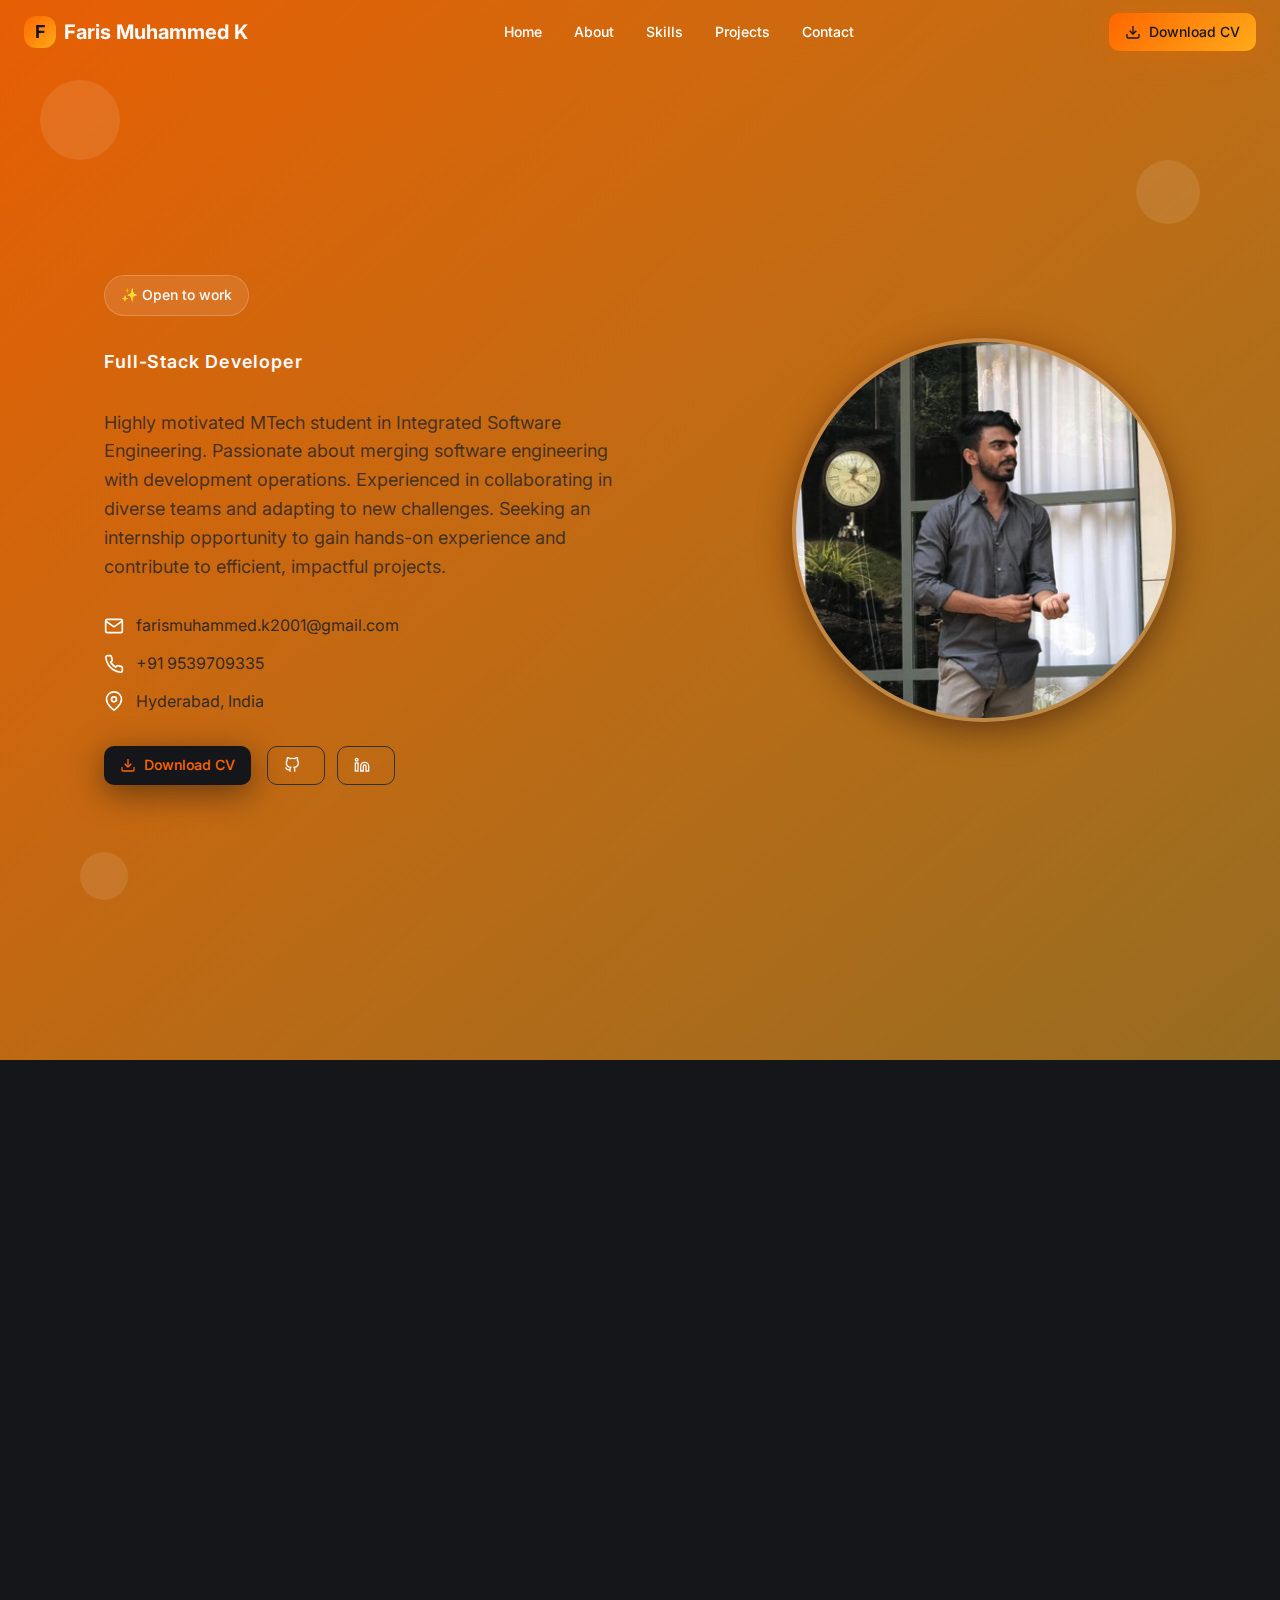
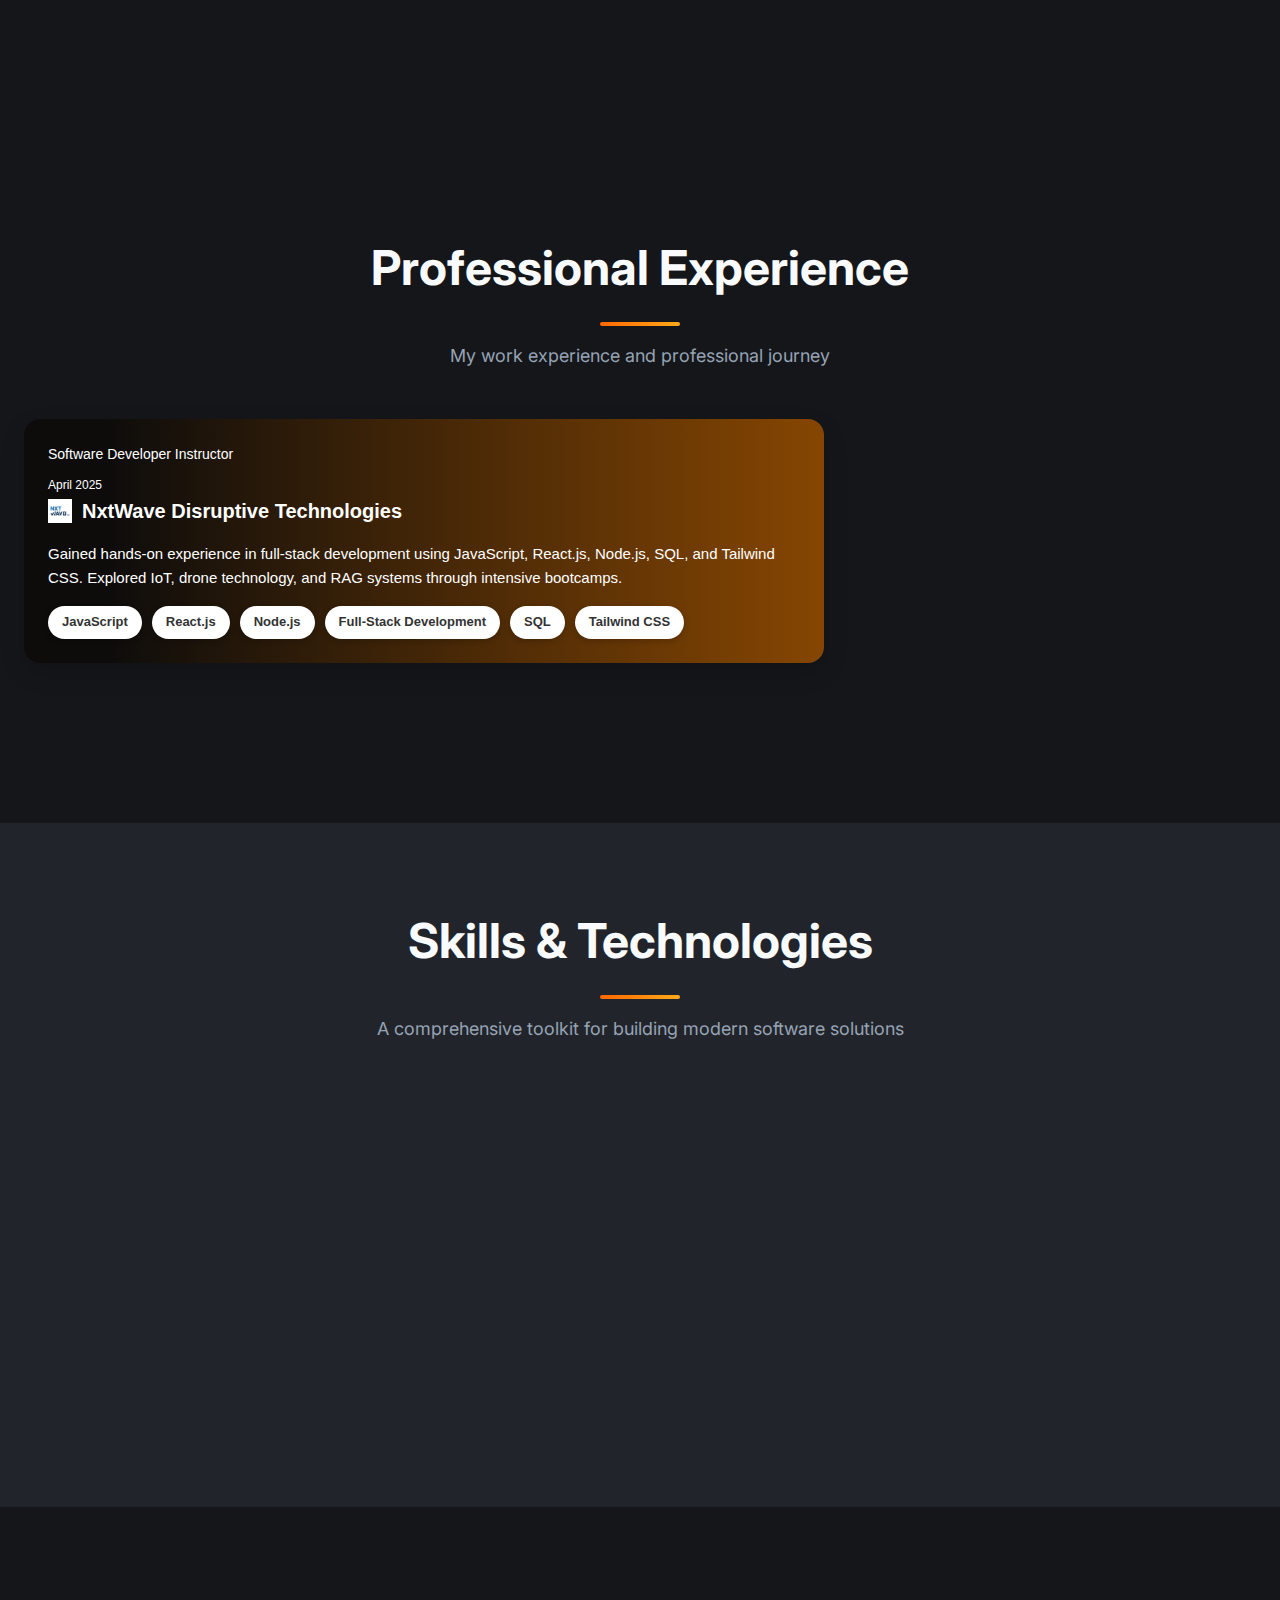
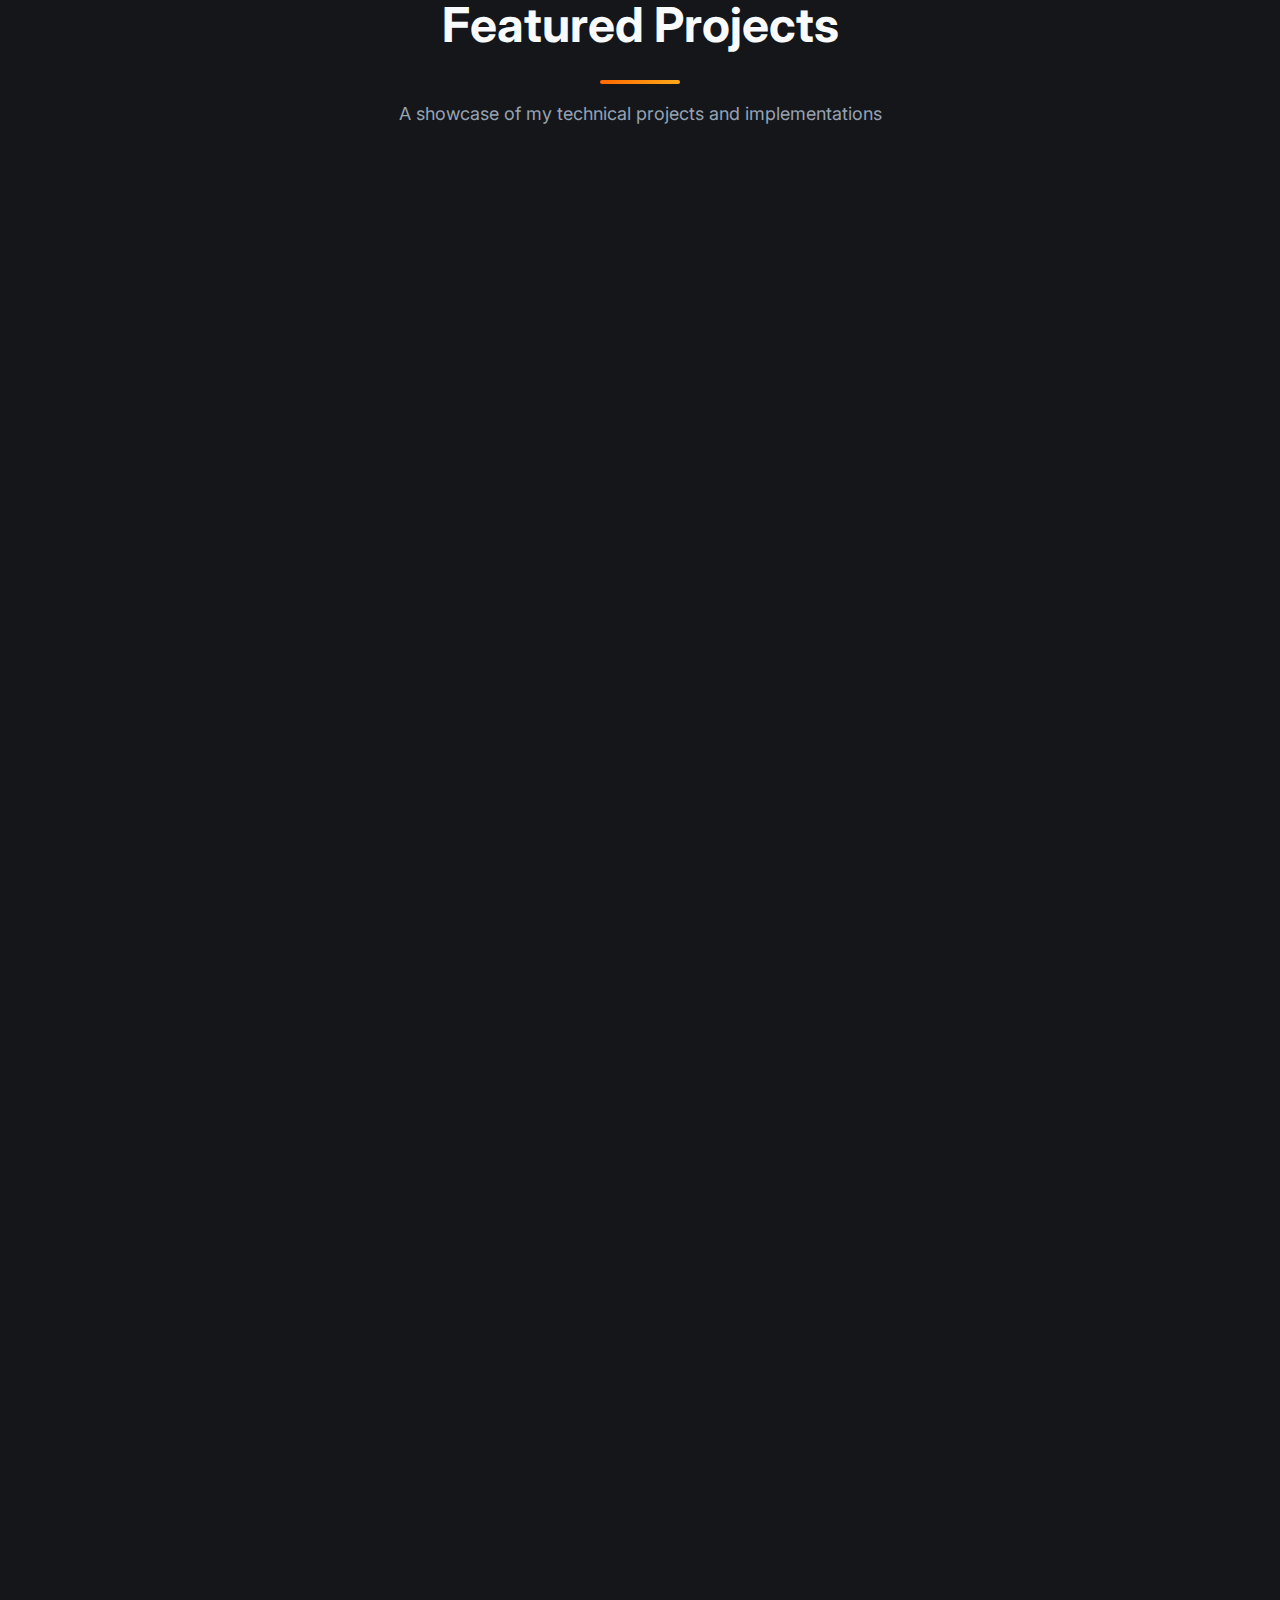
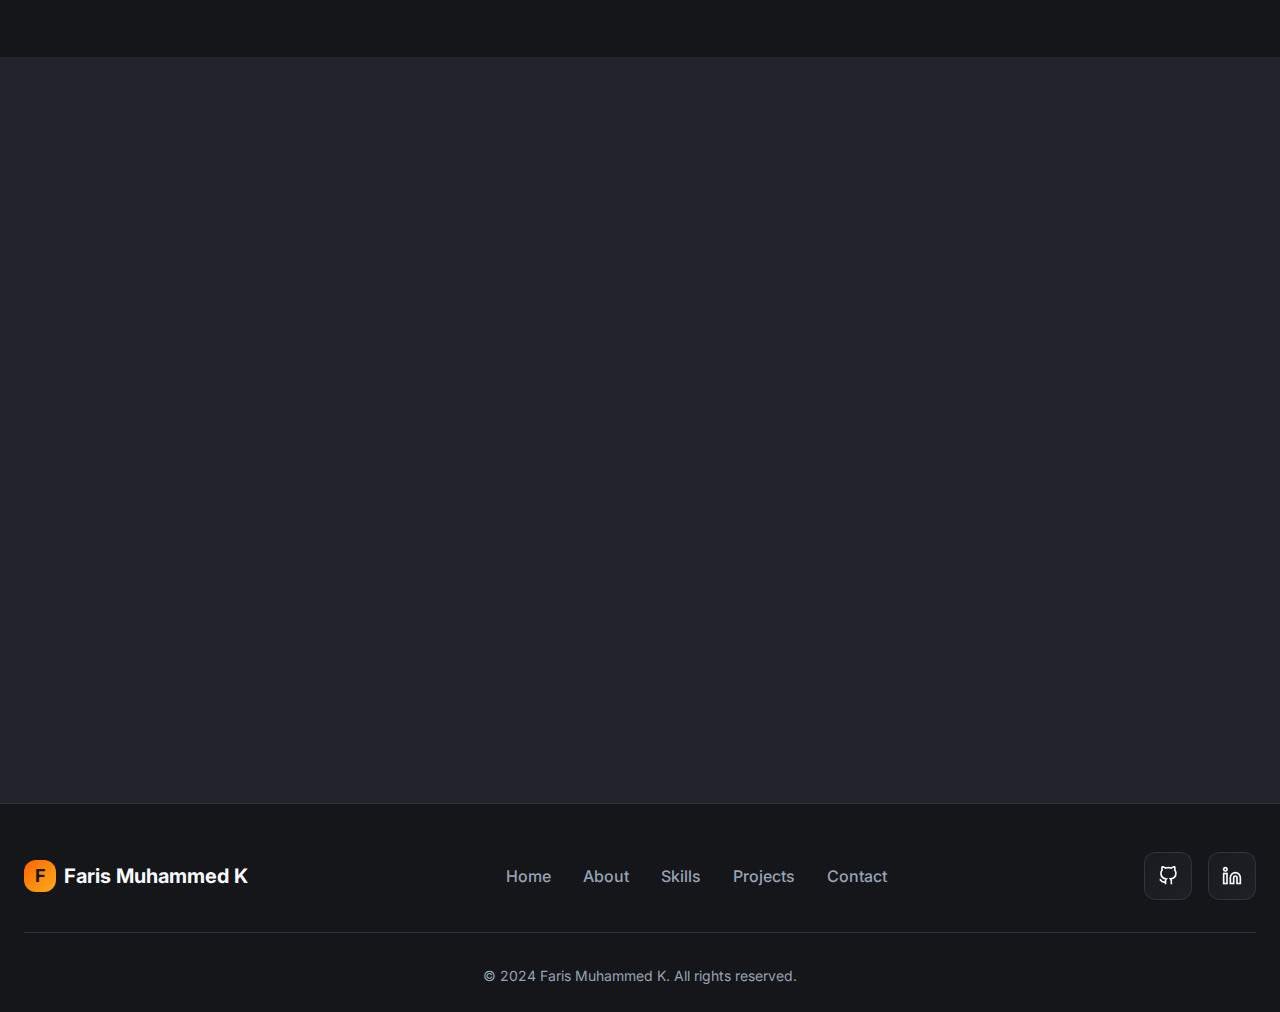
<file: index.html>
<!DOCTYPE html>
<html lang="en">
<head>
    <meta charset="UTF-8">
    <meta name="viewport" content="width=device-width, initial-scale=1.0">
    <title>Faris Muhammed K - Full-Stack Developer</title>
    <link href="https://fonts.googleapis.com/css2?family=Inter:wght@400;500;600;700;800&display=swap" rel="stylesheet">
    <link rel="stylesheet" href="styles.css">
</head>
<body>
    <!-- Navigation -->
    <nav id="navbar" class="nav">
        <div class="nav-container">
            <div class="nav-content">
                <!-- Logo -->
                <div class="nav-logo">
                    <div class="logo-icon">
                        <span>F</span>
                    </div>
                    <span class="logo-text">Faris Muhammed K</span>
                </div>

                <!-- Desktop Navigation -->
                <div class="nav-links">
                    <a href="#home" class="nav-link">Home</a>
                    <a href="#about" class="nav-link">About</a>
                    <a href="#skills" class="nav-link">Skills</a>
                    <a href="#projects" class="nav-link">Projects</a>
                    <a href="#contact" class="nav-link">Contact</a>
                </div>

                <!-- Desktop CTA -->
                <div class="nav-cta">
                    <a href="https://drive.google.com/file/d/1XOR5O2PnsbP7u9UfLUg7gggVtYbTN61T/view?usp=sharing" target="_blank" download class="btn btn-primary">
                        <svg class="btn-icon" viewBox="0 0 24 24" fill="none" stroke="currentColor" stroke-width="2">
                            <path d="M21 15v4a2 2 0 0 1-2 2H5a2 2 0 0 1-2-2v-4"/>
                            <polyline points="7,10 12,15 17,10"/>
                            <line x1="12" y1="15" x2="12" y2="3"/>
                        </svg>
                        Download CV
                    </a>
                </div>

                <!-- Mobile Menu Button -->
                <button class="mobile-menu-btn" onclick="toggleMobileMenu()">
                    <svg class="menu-icon" viewBox="0 0 24 24" fill="none" stroke="currentColor" stroke-width="2">
                        <line x1="3" y1="6" x2="21" y2="6"/>
                        <line x1="3" y1="12" x2="21" y2="12"/>
                        <line x1="3" y1="18" x2="21" y2="18"/>
                    </svg>
                </button>
            </div>

            <!-- Mobile Navigation -->
            <div id="mobile-menu" class="mobile-nav">
                <div class="mobile-nav-content">
                    <a href="#home" class="mobile-nav-link" onclick="toggleMobileMenu()">Home</a>
                    <a href="#about" class="mobile-nav-link" onclick="toggleMobileMenu()">About</a>
                    <a href="#skills" class="mobile-nav-link" onclick="toggleMobileMenu()">Skills</a>
                    <a href="#projects" class="mobile-nav-link" onclick="toggleMobileMenu()">Projects</a>
                    <a href="#contact" class="mobile-nav-link" onclick="toggleMobileMenu()">Contact</a>
                    <div class="mobile-nav-cta">
                        <a href="https://drive.google.com/file/d/1XOR5O2PnsbP7u9UfLUg7gggVtYbTN61T/view?usp=sharing" target="_blank" class="btn btn-primary btn-full">
                            <svg class="btn-icon" viewBox="0 0 24 24" fill="none" stroke="currentColor" stroke-width="2">
                                <path d="M21 15v4a2 2 0 0 1-2 2H5a2 2 0 0 1-2-2v-4"/>
                                <polyline points="7,10 12,15 17,10"/>
                                <line x1="12" y1="15" x2="12" y2="3"/>
                            </svg>
                            Download CV
                        </a>
                    </div>
                </div>
            </div>
        </div>
    </nav>

    <!-- Hero Section -->
    <section id="home" class="hero">
        <!-- Background Elements -->
        <div class="hero-bg"></div>
        <div class="hero-overlay"></div>
        
        <!-- Floating Elements -->
        <div class="floating-element floating-1"></div>
        <div class="floating-element floating-2"></div>
        <div class="floating-element floating-3"></div>
        
        <div class="container hero-container">
            <div class="hero-grid">
                <!-- Content -->
                <div class="hero-content">
                    <div class="hero-badge">
                        <span>✨ Open to work</span>
                    </div>
                    
                    <div class="hero-text">
                        <p class="hero-subtitle">Full-Stack Developer</p>
                        <h1 class="hero-title">
                            FARIS<br> MUHAMMED K
                        </h1>
                        <p class="hero-description">
                            Highly motivated MTech student in Integrated Software Engineering. Passionate about merging software engineering with development operations. Experienced in collaborating in diverse teams and adapting to new challenges. Seeking an internship opportunity to gain hands-on experience and contribute to efficient, impactful projects.
                        </p>
                    </div>

                    <!-- Contact Info -->
                    <div class="hero-contact">
                        <div class="contact-item">
                            <svg class="contact-icon" viewBox="0 0 24 24" fill="none" stroke="currentColor" stroke-width="2">
                                <path d="M4 4h16c1.1 0 2 .9 2 2v12c0 1.1-.9 2-2 2H4c-1.1 0-2-.9-2-2V6c0-1.1.9-2 2-2z"/>
                                <polyline points="22,6 12,13 2,6"/>
                            </svg>
                            <span>farismuhammed.k2001@gmail.com</span>
                        </div>
                        <div class="contact-item">
                            <svg class="contact-icon" viewBox="0 0 24 24" fill="none" stroke="currentColor" stroke-width="2">
                                <path d="M22 16.92v3a2 2 0 0 1-2.18 2 19.79 19.79 0 0 1-8.63-3.07 19.5 19.5 0 0 1-6-6 19.79 19.79 0 0 1-3.07-8.67A2 2 0 0 1 4.11 2h3a2 2 0 0 1 2 1.72 12.84 12.84 0 0 0 .7 2.81 2 2 0 0 1-.45 2.11L8.09 9.91a16 16 0 0 0 6 6l1.27-1.27a2 2 0 0 1 2.11-.45 12.84 12.84 0 0 0 2.81.7A2 2 0 0 1 22 16.92z"/>
                            </svg>
                            <span>+91 9539709335</span>
                        </div>
                        <div class="contact-item">
                            <svg class="contact-icon" viewBox="0 0 24 24" fill="none" stroke="currentColor" stroke-width="2">
                                <path d="M21 10c0 7-9 13-9 13s-9-6-9-13a9 9 0 0 1 18 0z"/>
                                <circle cx="12" cy="10" r="3"/>
                            </svg>
                            <span>Hyderabad, India</span>
                        </div>
                    </div>

                    <!-- Action Buttons -->
                    <div class="hero-actions">
                        <a href="https://drive.google.com/file/d/1XOR5O2PnsbP7u9UfLUg7gggVtYbTN61T/view?usp=sharing" target="_blank" class="btn btn-secondary">
                            <svg class="btn-icon" viewBox="0 0 24 24" fill="none" stroke="currentColor" stroke-width="2">
                                <path d="M21 15v4a2 2 0 0 1-2 2H5a2 2 0 0 1-2-2v-4"/>
                                <polyline points="7,10 12,15 17,10"/>
                                <line x1="12" y1="15" x2="12" y2="3"/>
                            </svg>
                            Download CV
                        </a>
                        
                        <div class="social-buttons">
                            <a href="https://github.com/Faris1002" target="_blank" class="btn btn-outline">
                                <svg class="btn-icon" viewBox="0 0 24 24" fill="none" stroke="currentColor" stroke-width="2">
                                    <path d="M9 19c-5 1.5-5-2.5-7-3m14 6v-3.87a3.37 3.37 0 0 0-.94-2.61c3.14-.35 6.44-1.54 6.44-7A5.44 5.44 0 0 0 20 4.77 5.07 5.07 0 0 0 19.91 1S18.73.65 16 2.48a13.38 13.38 0 0 0-7 0C6.27.65 5.09 1 5.09 1A5.07 5.07 0 0 0 5 4.77a5.44 5.44 0 0 0-1.5 3.78c0 5.42 3.3 6.61 6.44 7A3.37 3.37 0 0 0 9 18.13V22"/>
                                </svg>
                            </a>
                            <a href="https://www.linkedin.com/in/faris-muhammed-k" target="_blank" class="btn btn-outline">
                                <svg class="btn-icon" viewBox="0 0 24 24" fill="none" stroke="currentColor" stroke-width="2">
                                    <path d="M16 8a6 6 0 0 1 6 6v7h-4v-7a2 2 0 0 0-2-2 2 2 0 0 0-2 2v7h-4v-7a6 6 0 0 1 6-6z"/>
                                    <rect x="2" y="9" width="4" height="12"/>
                                    <circle cx="4" cy="4" r="2"/>
                                </svg>
                            </a>
                            
                        </div>
                    </div>
                </div>

                <!-- Profile Image -->
                <div class="hero-image">
                    <div class="profile-container">
                        <div class="profile-image">
                            <img
                                src="images\pro.png"
                                alt="Faris Muhammed"
                            />
                        </div>
                        <div class="profile-glow"></div>
                    </div>
                </div>
            </div>
        </div>
    </section>

    <!-- About Section -->
    <section id="about" class="about">
        <div class="container">
            <div class="about-grid">
                <!-- Content -->
                <div class="about-content">
                    <div class="section-header">
                        <h2 class="section-title">About Me</h2>
                        <div class="section-underline"></div>
                    </div>
                    
                    <div class="about-text">
                        <p>
                            I'm a passionate MTech student in Integrated Software Engineering at Vellore Institute of Technology, with a strong focus on merging software engineering with development operations. My academic journey has equipped me with both theoretical knowledge and practical skills in modern technologies.
                        </p>
                        
                        <p>
                            What makes me unique is my ability to bridge the gap between software development and operations. I don't just write code – I ensure it's efficiently deployed and maintained. This DevOps mindset allows me to create more robust and scalable solutions.
                        </p>
                        
                        <p>
                            Recently, I've been exploring the exciting world of Machine Learning and AI, integrating these technologies into my projects to solve real-world problems. I believe technology should not just be innovative but also impactful and accessible.
                        </p>
                    </div>

                    <div class="badges">
                        <span class="badge">Problem Solver</span>
                        <span class="badge">Team Player</span>
                        <span class="badge">Continuous Learner</span>
                        <span class="badge">Tech Enthusiast</span>
                    </div>
                </div>

                <!-- Highlights -->
                <div class="highlights">
                    <div class="highlight-card">
                        <div class="highlight-icon">
                            <svg viewBox="0 0 24 24" fill="none" stroke="currentColor" stroke-width="2">
                                <path d="M12 2l3.09 6.26L22 9.27l-5 4.87 1.18 6.88L12 17.77l-6.18 3.25L7 14.14 2 9.27l6.91-1.01L12 2z"/>
                            </svg>
                        </div>
                        <div class="highlight-content">
                            <h3>Software Development</h3>
                            <p>Strong foundation in multiple programming languages and full-stack development</p>
                        </div>
                    </div>
                    
                    <div class="highlight-card">
                        <div class="highlight-icon">
                            <svg viewBox="0 0 24 24" fill="none" stroke="currentColor" stroke-width="2">
                                <polyline points="16,18 22,12 16,6"/>
                                <polyline points="8,6 2,12 8,18"/>
                            </svg>
                        </div>
                        <div class="highlight-content">
                            <h3>DevOps</h3>
                            <p>Experience with Docker, CI/CD pipelines, and cloud technologies</p>
                        </div>
                    </div>
                    
                    <div class="highlight-card">
                        <div class="highlight-icon">
                            <svg viewBox="0 0 24 24" fill="none" stroke="currentColor" stroke-width="2">
                                <polygon points="13,2 3,14 12,14 11,22 21,10 12,10 13,2"/>
                            </svg>
                        </div>
                        <div class="highlight-content">
                            <h3>Machine Learning</h3>
                            <p>Experience in developing and deploying ML models for real-world applications</p>
                        </div>
                    </div>
                </div>
            </div>
        </div>
    </section>

       <!-- Experience Section -->
    <section id="experience" class="experience">
        <div class="container">
            <div class="section-header centered">
                <h2 class="section-title">Professional Experience</h2>
                <div class="section-underline"></div>
                <p class="section-description">
                    My work experience and professional journey
                </p>
            </div>
            
            <div class="experience-timeline">
                <div class="timeline-line"></div>
                
                
                
                <!-- Experience 3 -->
                <div class="experience-container">
  <div class="experience-role">Software Developer Instructor</div>
  <p class="experience-date">April 2025</p>

  <div class="experience-header">
    <img src="images\nxtwave.jpg" alt="NxtWave Logo" class="company-logo" />
    <h3 class="company-name">NxtWave Disruptive Technologies</h3>
  </div>

  <p class="experience-description">
    Gained hands-on experience in full-stack development using JavaScript, React.js, Node.js, SQL, and Tailwind CSS.
    Explored IoT, drone technology, and RAG systems through intensive bootcamps.
  </p>

  <div class="tech-tags">
    <span class="tech-tag">JavaScript</span>
    <span class="tech-tag">React.js</span>
    <span class="tech-tag">Node.js</span>
    <span class="tech-tag">Full-Stack Development</span>
    <span class="tech-tag">SQL</span>
    <span class="tech-tag">Tailwind CSS</span>
  </div>
</div>

            </div>
        </div>
    </section>

    <!-- Skills Section -->
    <section id="skills" class="skills">
        <div class="container">
            <div class="section-header centered">
                <h2 class="section-title">Skills & Technologies</h2>
                <div class="section-underline"></div>
                <p class="section-description">
                    A comprehensive toolkit for building modern software solutions
                </p>
            </div>
            
            <div class="skills-grid">
                <!-- Programming Skills -->
                <div class="skill-category">
                    <div class="skill-category-header">
                        <div class="skill-category-icon">
                            <svg viewBox="0 0 24 24" fill="none" stroke="currentColor" stroke-width="2">
                                <path d="M12 2l3.09 6.26L22 9.27l-5 4.87 1.18 6.88L12 17.77l-6.18 3.25L7 14.14 2 9.27l6.91-1.01L12 2z"/>
                            </svg>
                        </div>
                        <h3>Programming</h3>
                    </div>
                    
                        <div class="skill-items">
  <span class="skill-tag">Java</span>
  <span class="skill-tag">Python</span>
  <span class="skill-tag">JavaScript</span>
  <span class="skill-tag">C</span>
</div>

                    
                </div>

                <!-- Web Development Skills -->
                <div class="skill-category">
                    <div class="skill-category-header">
                        <div class="skill-category-icon">
                            <svg viewBox="0 0 24 24" fill="none" stroke="currentColor" stroke-width="2">
                                <polyline points="16,18 22,12 16,6"/>
                                <polyline points="8,6 2,12 8,18"/>
                            </svg>
                        </div>
                        <h3>Web Development</h3>
                    </div>
                    <div class="skill-items">
  <span class="skill-tag"> HTML/CSS</span>
  <span class="skill-tag">React.js</span>
  <span class="skill-tag">Node.js</span>
  <span class="skill-tag">Tailwind CSS</span>
</div>

                    
                </div>

                <!-- Other Technologies -->
                <div class="skill-category">
                    <div class="skill-category-header">
                        <div class="skill-category-icon">
                            <svg viewBox="0 0 24 24" fill="none" stroke="currentColor" stroke-width="2">
                                <polygon points="13,2 3,14 12,14 11,22 21,10 12,10 13,2"/>
                            </svg>
                        </div>
                        <h3>Other Technologies</h3>
                    </div>
                    <div class="skill-items">
  <span class="skill-tag">Machine Learning</span>
  <span class="skill-tag">Google Cloud</span>
  <span class="skill-tag">MongoDB</span>
  <span class="skill-tag">Docker</span>
</div>

                    
                </div>
            </div>
        </div>
    </section>

    <!-- Projects Section -->
    <section id="projects" class="projects">
  <div class="container">
    <div class="section-header centered">
      <h2 class="section-title">Featured Projects</h2>
      <div class="section-underline"></div>
      <p class="section-description">
        A showcase of my technical projects and implementations
      </p>
    </div>



    <div class="projects-grid">

<div class="project-card">
  <div class="project-image">
    <img src="images\trip planner.avif" alt="AI Trip Planner" />
    <div class="project-overlay">
      <div class="project-actions">
        <a href="https://ai-trip-planner-gilt-chi.vercel.app" target="_blank" class="btn btn-primary">
          <svg class="btn-icon" viewBox="0 0 24 24" fill="none" stroke="currentColor" stroke-width="2">
            <path d="M18 13v6a2 2 0 0 1-2 2H5a2 2 0 0 1-2-2V8a2 2 0 0 1 2-2h6"/>
            <polyline points="15,3 21,3 21,9"/>
            <line x1="10" y1="14" x2="21" y2="3"/>
          </svg>
          Live Demo
        </a>
        <a href="https://github.com/Faris1002/AI_Trip_planner" target="_blank" class="btn btn-outline">
          <svg class="btn-icon" viewBox="0 0 24 24" fill="none" stroke="currentColor" stroke-width="2">
            <rect x="3" y="3" width="18" height="18" rx="2" ry="2"/>
            <circle cx="9" cy="9" r="2"/>
            <path d="m21 15-3.086-3.086a2 2 0 0 0-2.828 0L6 21"/>
          </svg>
          Code
        </a>
      </div>
    </div>
  </div>
  <div class="project-content">
    <div class="project-category">Full-Stack Development</div>
    <h3 class="project-title">AI Trip Planner</h3>
    <p class="project-description">
      Smart travel itinerary generator using AI. Users enter preferences to get optimized travel plans with suggested destinations, stays, and activities. Built with React.js, OpenAI, and Supabase for storage and auth.
    </p>
    <div class="project-tech">
      <span class="tech-tag">React.js</span>
      <span class="tech-tag">Supabase</span>
      <span class="tech-tag">OpenAI</span>
      <span class="tech-tag">Full-Stack</span>
      <span class="tech-tag">User Auth</span>
    </div>
  </div>
</div>

       
        
        <div class="project-card">
  <div class="project-image">
    <img src="images\cooking assistant.avif" alt="AI Cooking Assistant" />
    <div class="project-overlay">
      <div class="project-actions">
        <a href="https://ai-cooking-assistant-alpha.vercel.app/" target="_blank" class="btn btn-primary">
          <svg class="btn-icon" viewBox="0 0 24 24" fill="none" stroke="currentColor" stroke-width="2">
            <path d="M18 13v6a2 2 0 0 1-2 2H5a2 2 0 0 1-2-2V8a2 2 0 0 1 2-2h6"/>
            <polyline points="15,3 21,3 21,9"/>
            <line x1="10" y1="14" x2="21" y2="3"/>
          </svg>
          Live Demo
        </a>
        <a href="https://github.com/Faris1002/AI-Cooking-assistant" target="_blank" class="btn btn-outline">
          <svg class="btn-icon" viewBox="0 0 24 24" fill="none" stroke="currentColor" stroke-width="2">
            <rect x="3" y="3" width="18" height="18" rx="2" ry="2"/>
            <circle cx="9" cy="9" r="2"/>
            <path d="m21 15-3.086-3.086a2 2 0 0 0-2.828 0L6 21"/>
          </svg>
          Code
        </a>
      </div>
    </div>
  </div>
  <div class="project-content">
    <div class="project-category">Artificial Intelligence</div>
    <h3 class="project-title">AI Cooking Assistant</h3>
    <p class="project-description">
      AI-powered recipe app with image upload, ingredient detection, and smart cooking suggestions. Built with React.js and Supabase for authentication and storage. Uses AI to recommend personalized recipes and steps.
    </p>
    <div class="project-tech">
      <span class="tech-tag">React.js</span>
      <span class="tech-tag">Supabase</span>
      <span class="tech-tag">AI Inference</span>
      <span class="tech-tag">Full-Stack</span>
      <span class="tech-tag">User Auth</span>
    </div>
  </div>
</div>

      <!-- Project 1 -->
      <div class="project-card">
        <div class="project-image">
          <img src="images\djsahdj.jpg" alt="Weather Dashboard" />
          <div class="project-overlay">
            <div class="project-actions">
              <a href="https://weather-prediction-rouge.vercel.app/" target="_blank" class="btn btn-primary">
                <svg class="btn-icon" viewBox="0 0 24 24" fill="none" stroke="currentColor" stroke-width="2">
                  <path d="M18 13v6a2 2 0 0 1-2 2H5a2 2 0 0 1-2-2V8a2 2 0 0 1 2-2h6"/>
                  <polyline points="15,3 21,3 21,9"/>
                  <line x1="10" y1="14" x2="21" y2="3"/>
                </svg>
                Live Demo
              </a>
              <a href="https://github.com/Faris1002/Weather-Prediction" target="_blank" class="btn btn-outline">
                <svg class="btn-icon" viewBox="0 0 24 24" fill="none" stroke="currentColor" stroke-width="2">
                  <path d="M9 19c-5 1.5-5-2.5-7-3m14 6v-3.87a3.37 3.37 0 0 0-.94-2.61
                    c3.14-.35 6.44-1.54 6.44-7A5.44 5.44 0 0 0 20 4.77 
                    5.07 5.07 0 0 0 19.91 1S18.73.65 16 2.48a13.38 
                    13.38 0 0 0-7 0C6.27.65 5.09 1 5.09 1A5.07 5.07 
                    0 0 0 5 4.77a5.44 5.44 0 0 0-1.5 3.78c0 5.42 
                    3.3 6.61 6.44 7A3.37 3.37 0 0 0 9 18.13V22"/>
                </svg>
                Code
              </a>
            </div>
          </div>
        </div>
        <div class="project-content">
          <div class="project-category">Web Development</div>
          <h3 class="project-title">Weather Dashboard</h3>
          <p class="project-description">
            Real-time Weather Forecasting Web App developed with HTML, Tailwind CSS, JavaScript, and OpenWeatherMap API. Features include responsive design, search history via localStorage, and dynamic forecast cards.
          </p>
          <div class="project-tech">
            <span class="tech-tag">JavaScript</span>
            <span class="tech-tag">Tailwind CSS</span>
            <span class="tech-tag">API Integration</span>
            <span class="tech-tag">LocalStorage</span>
          </div>
        </div>
      </div>



      <!-- Project 2 -->

      <div class="project-card">
  <div class="project-image">
    <img src="images\feedback.png" alt="FeedbackFixer – AI Customer Feedback Analyzer" />
    <div class="project-overlay">
      <div class="project-actions">
        <a href="https://ai-feedback-generator-ruby.vercel.app" target="_blank" class="btn btn-primary">
          <svg class="btn-icon" viewBox="0 0 24 24" fill="none" stroke="currentColor" stroke-width="2">
            <path d="M18 13v6a2 2 0 0 1-2 2H5a2 2 0 0 1-2-2V8a2 2 0 0 1 2-2h6"/>
            <polyline points="15,3 21,3 21,9"/>
            <line x1="10" y1="14" x2="21" y2="3"/>
          </svg>
          Live Demo
        </a>
        <a href="https://github.com/Faris1002/AI-feedback-generator" target="_blank" class="btn btn-outline">
          <svg class="btn-icon" viewBox="0 0 24 24" fill="none" stroke="currentColor" stroke-width="2">
            <rect x="3" y="3" width="18" height="18" rx="2" ry="2"/>
            <circle cx="9" cy="9" r="2"/>
            <path d="m21 15-3.086-3.086a2 2 0 0 0-2.828 0L6 21"/>
          </svg>
          Code
        </a>
      </div>
    </div>
  </div>
  <div class="project-content">
    <div class="project-category">Full-Stack / AI</div>
    <h3 class="project-title">FeedbackFixer – AI Customer Feedback Analyzer</h3>
    <p class="project-description">
      AI-powered platform that turns raw customer reviews and chat logs into actionable insights.
      Paste feedback to get automated summaries, sentiment analysis, recurring issue tags (e.g., "Late delivery", "Product defect"),
      and team-specific improvement suggestions using Google Gemini. Includes trend visualizations and saved analysis history.
    </p>
    <div class="project-tech">
      <span class="tech-tag">React.js</span>
      <span class="tech-tag">Tailwind</span>
      <span class="tech-tag">Supabase</span>
      <span class="tech-tag">Google Gemini</span>
      <span class="tech-tag">Recharts</span>
    </div>
  </div>
</div>


      
  </div>
</section>


    <!-- Contact Section -->
    <section id="contact" class="contact">
        <div class="container">
            <div class="contact-grid">
                <!-- Contact Info -->
                <div class="contact-info">
                    <div class="section-header">
                        <h2 class="section-title">Let's Work Together</h2>
                        <div class="section-underline"></div>
                    </div>
                    
                    <p class="contact-description">
                        I'm actively seeking internship opportunities to apply my skills and contribute to meaningful projects. If you're looking for a motivated software engineering student with diverse technical skills, let's connect!
                    </p>

                    <div class="contact-details">
                        <div class="contact-detail">
                            <div class="contact-detail-icon">
                                <svg viewBox="0 0 24 24" fill="none" stroke="currentColor" stroke-width="2">
                                    <path d="M4 4h16c1.1 0 2 .9 2 2v12c0 1.1-.9 2-2 2H4c-1.1 0-2-.9-2-2V6c0-1.1.9-2 2-2z"/>
                                    <polyline points="22,6 12,13 2,6"/>
                                </svg>
                            </div>
                            <div>
                                <h3>Email</h3>
                                <p>farismuhammed.k2001@gmail.com</p>
                            </div>
                        </div>

                        <div class="contact-detail">
                            <div class="contact-detail-icon">
                                <svg viewBox="0 0 24 24" fill="none" stroke="currentColor" stroke-width="2">
                                    <path d="M22 16.92v3a2 2 0 0 1-2.18 2 19.79 19.79 0 0 1-8.63-3.07 19.5 19.5 0 0 1-6-6 19.79 19.79 0 0 1-3.07-8.67A2 2 0 0 1 4.11 2h3a2 2 0 0 1 2 1.72 12.84 12.84 0 0 0 .7 2.81 2 2 0 0 1-.45 2.11L8.09 9.91a16 16 0 0 0 6 6l1.27-1.27a2 2 0 0 1 2.11-.45 12.84 12.84 0 0 0 2.81.7A2 2 0 0 1 22 16.92z"/>
                                </svg>
                            </div>
                            <div>
                                <h3>Phone</h3>
                                <p>+91 9539709335</p>
                            </div>
                        </div>

                        <div class="contact-detail">
                            <div class="contact-detail-icon">
                                <svg viewBox="0 0 24 24" fill="none" stroke="currentColor" stroke-width="2">
                                    <path d="M21 10c0 7-9 13-9 13s-9-6-9-13a9 9 0 0 1 18 0z"/>
                                    <circle cx="12" cy="10" r="3"/>
                                </svg>
                            </div>
                            <div>
                                <h3>Location</h3>
                                <p>Hyderabad, India</p>
                            </div>
                        </div>
                    </div>

                    <div class="social-links">
                        <a href="https://github.com/Faris1002" target="_blank" class="social-link">
                            <svg viewBox="0 0 24 24" fill="none" stroke="currentColor" stroke-width="2">
                                <path d="M9 19c-5 1.5-5-2.5-7-3m14 6v-3.87a3.37 3.37 0 0 0-.94-2.61c3.14-.35 6.44-1.54 6.44-7A5.44 5.44 0 0 0 20 4.77 5.07 5.07 0 0 0 19.91 1S18.73.65 16 2.48a13.38 13.38 0 0 0-7 0C6.27.65 5.09 1 5.09 1A5.07 5.07 0 0 0 5 4.77a5.44 5.44 0 0 0-1.5 3.78c0 5.42 3.3 6.61 6.44 7A3.37 3.37 0 0 0 9 18.13V22"/>
                            </svg>
                        </a>
                        <a href="https://www.linkedin.com/in/faris-muhammed-k" target="_blank" class="social-link">
                            <svg viewBox="0 0 24 24" fill="none" stroke="currentColor" stroke-width="2">
                                <path d="M16 8a6 6 0 0 1 6 6v7h-4v-7a2 2 0 0 0-2-2 2 2 0 0 0-2 2v7h-4v-7a6 6 0 0 1 6-6z"/>
                                <rect x="2" y="9" width="4" height="12"/>
                                <circle cx="4" cy="4" r="2"/>
                            </svg>
                        </a>
                        
                    </div>
                </div>

                <!-- Contact Form -->
               <div class="contact-form-container">
  <form id="contact-form" class="contact-form">
    <div class="form-grid">
      <div class="form-group">
        <label for="name">Name</label>
        <input type="text" id="name" name="user_name" required>
      </div>

      <div class="form-group">
        <label for="email">Email</label>
        <input type="email" id="email" name="user_email" required>
      </div>
    </div>

    <div class="form-group">
      <label for="subject">Subject</label>
      <input type="text" id="subject" name="subject" required>
    </div>

    <div class="form-group">
      <label for="message">Message</label>
      <textarea id="message" name="message" rows="5" required></textarea>
    </div>

    <button type="submit" class="btn btn-primary btn-full">
      <svg class="btn-icon" viewBox="0 0 24 24" fill="none" stroke="currentColor" stroke-width="2">
        <line x1="22" y1="2" x2="11" y2="13"/>
        <polygon points="22,2 15,22 11,13 2,9 22,2"/>
      </svg>
      Send Message
    </button>
  </form>
</div>

            </div>
        </div>
    </section>

    <!-- Footer -->
    <footer class="footer">
        <div class="container">
            <div class="footer-content">
                <div class="footer-logo">
                    <div class="logo-icon">
                        <span>F</span>
                    </div>
                    <span class="logo-text">Faris Muhammed K</span>
                </div>
                
                <div class="footer-links">
                    <a href="#home">Home</a>
                    <a href="#about">About</a>
                    <a href="#skills">Skills</a>
                    <a href="#projects">Projects</a>
                    <a href="#contact">Contact</a>
                </div>
                
                <div class="footer-social">
                    <a href="https://github.com/Faris1002" target="_blank" class="social-link">
                        <svg viewBox="0 0 24 24" fill="none" stroke="currentColor" stroke-width="2">
                            <path d="M9 19c-5 1.5-5-2.5-7-3m14 6v-3.87a3.37 3.37 0 0 0-.94-2.61c3.14-.35 6.44-1.54 6.44-7A5.44 5.44 0 0 0 20 4.77 5.07 5.07 0 0 0 19.91 1S18.73.65 16 2.48a13.38 13.38 0 0 0-7 0C6.27.65 5.09 1 5.09 1A5.07 5.07 0 0 0 5 4.77a5.44 5.44 0 0 0-1.5 3.78c0 5.42 3.3 6.61 6.44 7A3.37 3.37 0 0 0 9 18.13V22"/>
                        </svg>
                    </a>
                    <a href="https://www.linkedin.com/in/faris-muhammed-k" target="_blank" class="social-link">
                        <svg viewBox="0 0 24 24" fill="none" stroke="currentColor" stroke-width="2">
                            <path d="M16 8a6 6 0 0 1 6 6v7h-4v-7a2 2 0 0 0-2-2 2 2 0 0 0-2 2v7h-4v-7a6 6 0 0 1 6-6z"/>
                            <rect x="2" y="9" width="4" height="12"/>
                            <circle cx="4" cy="4" r="2"/>
                        </svg>
                    </a>
                   
                </div>
            </div>
            
            <div class="footer-bottom">
                <p>&copy; 2024 Faris Muhammed K. All rights reserved.</p>
            </div>
        </div>
    </footer>
    <script src="https://cdn.emailjs.com/dist/email.min.js"></script>
<script>
  (function(){
    emailjs.init("5nk4a6G9-OgR-Up1j"); // Replace with your Public Key
  })();
</script>

    <script src="script.js"></script>
</body>
</html>
</file>
<file: styles.css>
/* CSS Variables */
:root {
    /* Colors */
    --background: hsl(220, 13%, 9%);
    --foreground: hsl(210, 40%, 98%);
    --card: hsl(220, 13%, 11%);
    --card-foreground: hsl(210, 40%, 98%);
    --primary: hsl(24, 100%, 50%);
    --primary-foreground: hsl(220, 13%, 9%);
    --secondary: hsl(220, 13%, 15%);
    --secondary-foreground: hsl(210, 40%, 98%);
    --muted: hsl(220, 13%, 15%);
    --muted-foreground: hsl(215, 16%, 65%);
    --accent: hsl(24, 100%, 45%);
    --accent-foreground: hsl(220, 13%, 9%);
    --border: hsl(220, 13%, 20%);
    --input: hsl(220, 13%, 15%);

    /* Gradients */
    --gradient-primary: linear-gradient(135deg, hsl(24, 100%, 50%), hsl(38, 100%, 55%));
    --gradient-secondary: linear-gradient(135deg, hsl(220, 13%, 9%), hsl(220, 13%, 15%));
    --gradient-card: linear-gradient(135deg, hsl(220, 13%, 11%), hsl(220, 13%, 13%));

    /* Shadows */
    --shadow-glow: 0 0 30px hsl(24, 100%, 50%, 0.3);
    --shadow-card: 0 8px 32px hsl(220, 13%, 5%, 0.5);

    /* Transitions */
    --transition-smooth: all 0.3s cubic-bezier(0.4, 0, 0.2, 1);
    --transition-bounce: all 0.4s cubic-bezier(0.68, -0.55, 0.265, 1.55);

    /* Spacing */
    --container-padding: 1.5rem;
    --section-padding: 5rem 0;

    /* Border Radius */
    --radius: 0.75rem;
}

/* Reset */
* {
    margin: 0;
    padding: 0;
    box-sizing: border-box;
}

/* Base Styles */
html {
    scroll-behavior: smooth;
}

body {
    font-family: 'Inter', sans-serif;
    background-color: var(--background);
    color: var(--foreground);
    line-height: 1.6;
    overflow-x: hidden;
}

/* Container */
.container {
    max-width: 1400px;
    margin: 0 auto;
    padding: 0 var(--container-padding);
}

/* Buttons */
.btn {
    display: inline-flex;
    align-items: center;
    justify-content: center;
    padding: 0.5rem 1rem;
    border: none;
    border-radius: calc(var(--radius) - 2px);
    font-weight: 500;
    font-size: 0.875rem;
    text-decoration: none;
    cursor: pointer;
    transition: var(--transition-smooth);
    white-space: nowrap;
}

.btn-primary {
    background: var(--gradient-primary);
    color: var(--primary-foreground);
    box-shadow: var(--shadow-glow);
}

.btn-primary:hover {
    transform: translateY(-2px);
    box-shadow: 0 0 40px hsl(24, 100%, 50%, 0.6);
}

.btn-secondary {
    background-color: var(--background);
    color: var(--primary);
    box-shadow: var(--shadow-card);
}

.btn-secondary:hover {
    background-color: hsl(220, 13%, 8%);
}

.btn-outline {
    border: 1px solid var(--border);
    background-color: transparent;
    color: var(--foreground);
}

.btn-outline:hover {
    background-color: var(--muted);
}

.btn-lg {
    padding: 0.75rem 1.5rem;
    font-size: 1rem;
}

.btn-full {
    width: 100%;
}

.btn-icon {
    width: 1rem;
    height: 1rem;
    margin-right: 0.5rem;
}

/* Navigation */
.nav {
    position: fixed;
    top: 0;
    left: 0;
    right: 0;
    z-index: 50;
    transition: var(--transition-smooth);
}

.nav.scrolled {
    background-color: rgba(29, 34, 43, 0.95);
    backdrop-filter: blur(12px);
    box-shadow: var(--shadow-card);
    border-bottom: 1px solid rgba(255, 255, 255, 0.1);
}

.nav-container {
    max-width: 1400px;
    margin: 0 auto;
    padding: 0 var(--container-padding);
}

.nav-content {
    display: flex;
    align-items: center;
    justify-content: space-between;
    height: 4rem;
}

.nav-logo {
    display: flex;
    align-items: center;
    gap: 0.5rem;
}

.logo-icon {
    width: 2rem;
    height: 2rem;
    background: var(--gradient-primary);
    border-radius: var(--radius);
    display: flex;
    align-items: center;
    justify-content: center;
    font-weight: 700;
    font-size: 1.125rem;
    color: var(--background);
}

.logo-text {
    font-size: 1.25rem;
    font-weight: 700;
    color: var(--foreground);
}

.nav-links {
    display: none;
    align-items: center;
    gap: 2rem;
}

@media (min-width: 768px) {
    .nav-links {
        display: flex;
    }
}

.nav-link {
    font-size: 0.875rem;
    font-weight: 500;
    color: white;
    text-decoration: none;
    position: relative;
    transition: var(--transition-smooth);
}

.nav-link:hover {
    color: var(--primary);
}

.nav-link::after {
    content: '';
    position: absolute;
    bottom: -4px;
    left: 0;
    width: 0;
    height: 2px;
    background: var(--gradient-primary);
    transition: width 0.3s ease;
}

.nav-link:hover::after {
    width: 100%;
}

.nav-cta {
    display: none;
}

@media (min-width: 768px) {
    .nav-cta {
        display: flex;
        align-items: center;
        gap: 1rem;
    }
}

.mobile-menu-btn {
    display: flex;
    align-items: center;
    justify-content: center;
    padding: 0.5rem;
    background: none;
    border: none;
    color: var(--foreground);
    cursor: pointer;
}

@media (min-width: 768px) {
    .mobile-menu-btn {
        display: none;
    }
}

.menu-icon {
    width: 1.25rem;
    height: 1.25rem;
}

.mobile-nav {
    display: none;
    position: absolute;
    top: 100%;
    left: 0;
    right: 0;
    background-color: rgba(29, 34, 43, 0.95);
    backdrop-filter: blur(12px);
    border-bottom: 1px solid rgba(255, 255, 255, 0.1);
    box-shadow: var(--shadow-card);
}

.mobile-nav.active {
    display: block;
}

.mobile-nav-content {
    padding: 1rem var(--container-padding);
    display: flex;
    flex-direction: column;
    gap: 1rem;
}

.mobile-nav-link {
    display: block;
    width: 100%;
    padding: 0.75rem 0;
    color: var(--muted-foreground);
    text-decoration: none;
    transition: var(--transition-smooth);
}

.mobile-nav-link:hover {
    color: var(--primary);
}

.mobile-nav-cta {
    padding-top: 1rem;
    border-top: 1px solid var(--border);
}

/* Hero Section */
.hero {
    min-height: 100vh;
    position: relative;
    overflow: hidden;
    display: flex;
    align-items: center;
}

.hero-bg {
    position: absolute;
    inset: 0;
    background: var(--gradient-primary);
    opacity: 0.9;
}

.hero-overlay {
    position: absolute;
    inset: 0;
    background: linear-gradient(to bottom right, transparent, rgba(29, 34, 43, 0.2), rgba(29, 34, 43, 0.4));
}

.floating-element {
    position: absolute;
    border-radius: 50%;
    background-color: rgba(255, 255, 255, 0.1);
    animation: float 6s ease-in-out infinite;
}

.floating-1 {
    top: 5rem;
    left: 2.5rem;
    width: 5rem;
    height: 5rem;
}

.floating-2 {
    top: 10rem;
    right: 5rem;
    width: 4rem;
    height: 4rem;
    animation-delay: 2s;
}

.floating-3 {
    bottom: 10rem;
    left: 5rem;
    width: 3rem;
    height: 3rem;
    animation-delay: 4s;
}

.hero-container {
    position: relative;
    z-index: 10;
    padding: 5rem var(--container-padding);
}

.hero-grid {
    display: grid;
    grid-template-columns: 1fr;
    gap: 3rem;
    align-items: center;
    min-height: 100vh;
}

@media (min-width: 1024px) {
    .hero-grid {
        grid-template-columns: 1fr 1fr;
        gap: 3rem;
    }
}

.hero-content {
    display: flex;
    flex-direction: column;
    gap: 2rem;
    animation: fadeUp 0.8s ease-out;
}

.hero-badge {
    display: inline-block;
    width: fit-content;
}

.hero-badge span {
    display: inline-block;
    padding: 0.5rem 1rem;
    background-color: rgba(255, 255, 255, 0.1);
    backdrop-filter: blur(4px);
    border-radius: 9999px;
    font-size: 0.875rem;
    font-weight: 500;
    color: var(--foreground);
    border: 1px solid rgba(255, 255, 255, 0.2);
}

.hero-text {
    display: flex;
    flex-direction: column;
    gap: 1rem;
}

.hero-subtitle {
    
    font-weight: 600;
    font-size: 1.125rem;
    letter-spacing: 0.05em;
}

.hero-title {
    font-size: 3rem;
    font-weight: 700;
    color: var(--background);
    line-height: 1.1;
}

@media (min-width: 1024px) {
    .hero-title {
        font-size: 4.5rem;
    }
}

.hero-description {
    font-size: 1.125rem;
    color: rgba(29, 34, 43, 0.8);
    max-width: 32rem;
    line-height: 1.6;
}

.hero-contact {
    display: flex;
    flex-direction: column;
    gap: 0.75rem;
    color: rgba(29, 34, 43, 0.9);
}

.contact-item {
    display: flex;
    align-items: center;
    gap: 0.75rem;
}

.contact-icon {
    width: 1.25rem;
    height: 1.25rem;
    color: white;
}

.hero-actions {
    display: flex;
    flex-wrap: wrap;
    gap: 1rem;
}

.social-buttons {
    display: flex;
    gap: 0.75rem;
}

.hero-image {
    display: flex;
    justify-content: center;
    animation: slideIn 0.6s ease-out;
}

@media (min-width: 1024px) {
    .hero-image {
        justify-content: flex-end;
    }
}

.profile-container {
    position: relative;
}

.profile-image {
    width: 20rem;
    height: 20rem;
    border-radius: 50%;
    overflow: hidden;
    box-shadow: var(--shadow-card);
    border: 4px solid rgba(255, 255, 255, 0.2);
    position: relative;
    z-index: 10;
}

@media (min-width: 1024px) {
    .profile-image {
        width: 24rem;
        height: 24rem;
    }
}

.profile-image img {
    width: 100%;
    height: 100%;
    object-fit: cover;
    transition: var(--transition-smooth);
}

.profile-image:hover img {
    transform: scale(1.05);
}

.profile-glow {
    position: absolute;
    inset: 0;
    border-radius: 50%;
    box-shadow: var(--shadow-glow);
    animation: glow 2s ease-in-out infinite;
}

/* About Section */
.about {
    padding: var(--section-padding);
    background-color: var(--background);
}

.about-grid {
    display: grid;
    grid-template-columns: 1fr;
    gap: 3rem;
    align-items: center;
}

@media (min-width: 1024px) {
    .about-grid {
        grid-template-columns: 1fr 1fr;
        gap: 3rem;
    }
}

.about-content {
    display: flex;
    flex-direction: column;
    gap: 2rem;
    animation: fadeUp 0.8s ease-out;
}

.section-header {
    display: flex;
    flex-direction: column;
    gap: 1rem;
}

.section-header.centered {
    text-align: center;
    align-items: center;
    margin-bottom: 3rem;
}

.section-title {
    font-size: 2.5rem;
    font-weight: 700;
    color: var(--foreground);
}

@media (min-width: 1024px) {
    .section-title {
        font-size: 3rem;
    }
}

.section-underline {
    width: 5rem;
    height: 4px;
    background: var(--gradient-primary);
    border-radius: 2px;
}

.section-description {
    font-size: 1.125rem;
    color: var(--muted-foreground);
    max-width: 40rem;
    margin: 0 auto;
}

.about-text {
    display: flex;
    flex-direction: column;
    gap: 1.5rem;
    color: var(--muted-foreground);
    line-height: 1.7;
}

.about-text p:first-child {
    font-size: 1.125rem;
}

.badges {
    display: flex;
    flex-wrap: wrap;
    gap: 0.5rem;
}

.badge {
    padding: 0.25rem 0.75rem;
    background-color: var(--secondary);
    color: var(--secondary-foreground);
    border-radius: calc(var(--radius) - 2px);
    font-size: 0.875rem;
    font-weight: 500;
}

.highlights {
    display: flex;
    flex-direction: column;
    gap: 1.5rem;
    animation: slideIn 0.6s ease-out;
}

.highlight-card {
    padding: 1.5rem;
    background: var(--gradient-card);
    border: 1px solid rgba(255, 255, 255, 0.1);
    border-radius: var(--radius);
    transition: var(--transition-smooth);
    display: flex;
    align-items: flex-start;
    gap: 1rem;
}

.highlight-card:hover {
    transform: scale(1.05);
    box-shadow: var(--shadow-card);
}

.highlight-icon {
    padding: 0.75rem;
    background: var(--gradient-primary);
    border-radius: var(--radius);
    box-shadow: var(--shadow-glow);
}

.highlight-icon svg {
    width: 1.5rem;
    height: 1.5rem;
    color: var(--background);
}

.highlight-content {
    display: flex;
    flex-direction: column;
    gap: 0.5rem;
}

.highlight-content h3 {
    font-size: 1.25rem;
    font-weight: 600;
    color: var(--foreground);
}

.highlight-content p {
    color: var(--muted-foreground);
}

/* Skills Section */
.skills {
    padding: var(--section-padding);
    background-color: var(--secondary);
}

.skills-grid {
    display: grid;
    grid-template-columns: 1fr;
    gap: 2rem;
}

@media (min-width: 768px) {
    .skills-grid {
        grid-template-columns: repeat(2, 1fr);
    }
}

@media (min-width: 1024px) {
    .skills-grid {
        grid-template-columns: repeat(3, 1fr);
    }
}

.skill-category {
    background: var(--gradient-card);
    border: 1px solid rgba(255, 255, 255, 0.1);
    border-radius: var(--radius);
    padding: 2rem;
    transition: var(--transition-smooth);
}

.skill-category:hover {
    transform: translateY(-4px);
    box-shadow: var(--shadow-card);
}

.skill-category-header {
    display: flex;
    align-items: center;
    gap: 1rem;
    margin-bottom: 1.5rem;
}

.skill-category-icon {
    padding: 0.75rem;
    background: var(--gradient-primary);
    border-radius: var(--radius);
    box-shadow: var(--shadow-glow);
}

.skill-category-icon svg {
    width: 1.5rem;
    height: 1.5rem;
    color: var(--background);
}

.skill-category h3 {
    font-size: 1.25rem;
    font-weight: 600;
    color: var(--foreground);
}

.skill-items {
    display: flex;
    flex-direction: column;
    gap: 1rem;
}

.skill-item {
    display: flex;
    flex-direction: column;
    gap: 0.5rem;
}

.skill-item span {
    font-weight: 500;
    color: var(--foreground);
}

.skill-bar {
    width: 100%;
    height: 6px;
    background-color: var(--muted);
    border-radius: 3px;
    overflow: hidden;
}

.skill-progress {
    height: 100%;
    background: var(--gradient-primary);
    border-radius: 3px;
    transition: width 1s ease-out;
}

/* Projects Section */
.projects {
    padding: var(--section-padding);
    background-color: var(--background);
}

.projects-grid {
    display: grid;
    grid-template-columns: 1fr;
    gap: 2rem;
}

@media (min-width: 768px) {
    .projects-grid {
        grid-template-columns: repeat(2, 1fr);
    }
}

@media (min-width: 1024px) {
    .projects-grid {
        grid-template-columns: repeat(3, 1fr);
    }
}

.project-card {
    background: var(--gradient-card);
    border: 1px solid rgba(255, 255, 255, 0.1);
    border-radius: var(--radius);
    overflow: hidden;
    transition: var(--transition-smooth);
}

.project-card:hover {
    transform: translateY(-8px);
    box-shadow: var(--shadow-card);
}

.project-image {
    position: relative;
    aspect-ratio: 16/10;
    overflow: hidden;
}

.project-image img {
    width: 100%;
    height: 100%;
    object-fit: cover;
    transition: var(--transition-smooth);
}

.project-overlay {
    position: absolute;
    inset: 0;
    background: linear-gradient(to bottom, transparent, rgba(0, 0, 0, 0.8));
    display: flex;
    align-items: flex-end;
    justify-content: center;
    padding: 1.5rem;
    opacity: 0;
    transition: var(--transition-smooth);
}

.project-card:hover .project-overlay {
    opacity: 1;
}

.project-card:hover .project-image img {
    transform: scale(1.1);
}

.project-actions {
    display: flex;
    gap: 0.75rem;
}

.project-content {
    padding: 1.5rem;
    display: flex;
    flex-direction: column;
    gap: 1rem;
}

.project-category {
    font-size: 0.875rem;
    font-weight: 600;
    color: var(--primary);
    text-transform: uppercase;
    letter-spacing: 0.05em;
}

.project-title {
    font-size: 1.25rem;
    font-weight: 600;
    color: var(--foreground);
}

.project-description {
    color: var(--muted-foreground);
    line-height: 1.6;
}

.project-tech {
    display: flex;
    flex-wrap: wrap;
    gap: 0.5rem;
    margin-top: 0.5rem;
}

.tech-tag {
    padding: 0.25rem 0.5rem;
    background-color: var(--muted);
    color: var(--muted-foreground);
    border-radius: calc(var(--radius) - 4px);
    font-size: 0.75rem;
    font-weight: 500;
}

/* Contact Section */
.contact {
    padding: var(--section-padding);
    background-color: var(--secondary);
}

.contact-grid {
    display: grid;
    grid-template-columns: 1fr;
    gap: 3rem;
    align-items: start;
}

@media (min-width: 1024px) {
    .contact-grid {
        grid-template-columns: 1fr 1fr;
        gap: 4rem;
    }
}

.contact-info {
    display: flex;
    flex-direction: column;
    gap: 2rem;
}

.contact-description {
    font-size: 1.125rem;
    color: var(--muted-foreground);
    line-height: 1.7;
}

.contact-details {
    display: flex;
    flex-direction: column;
    gap: 1.5rem;
}

.contact-detail {
    display: flex;
    align-items: flex-start;
    gap: 1rem;
}

.contact-detail-icon {
    padding: 0.75rem;
    background: var(--gradient-primary);
    border-radius: var(--radius);
    box-shadow: var(--shadow-glow);
}

.contact-detail-icon svg {
    width: 1.25rem;
    height: 1.25rem;
    color: var(--background);
}

.contact-detail h3 {
    font-size: 1.125rem;
    font-weight: 600;
    color: var(--foreground);
    margin-bottom: 0.25rem;
}

.contact-detail p {
    color: var(--muted-foreground);
}

.social-links {
    display: flex;
    gap: 1rem;
}

.social-link {
    display: flex;
    align-items: center;
    justify-content: center;
    width: 3rem;
    height: 3rem;
    background: var(--gradient-card);
    border: 1px solid rgba(255, 255, 255, 0.1);
    border-radius: var(--radius);
    color: var(--foreground);
    text-decoration: none;
    transition: var(--transition-smooth);
}

.social-link:hover {
    background: var(--gradient-primary);
    color: var(--background);
    transform: translateY(-2px);
}

.social-link svg {
    width: 1.25rem;
    height: 1.25rem;
}

.contact-form-container {
    background: var(--gradient-card);
    border: 1px solid rgba(255, 255, 255, 0.1);
    border-radius: var(--radius);
    padding: 2rem;
}

.contact-form {
    display: flex;
    flex-direction: column;
    gap: 1.5rem;
}

.form-grid {
    display: grid;
    grid-template-columns: 1fr;
    gap: 1.5rem;
}

@media (min-width: 768px) {
    .form-grid {
        grid-template-columns: 1fr 1fr;
    }
}

.form-group {
    display: flex;
    flex-direction: column;
    gap: 0.5rem;
}

.form-group label {
    font-weight: 500;
    color: var(--foreground);
}

.form-group input,
.form-group textarea {
    padding: 0.75rem;
    background-color: var(--input);
    border: 1px solid var(--border);
    border-radius: calc(var(--radius) - 2px);
    color: var(--foreground);
    font-family: inherit;
    font-size: 0.875rem;
    transition: var(--transition-smooth);
}

.form-group input:focus,
.form-group textarea:focus {
    outline: none;
    border-color: var(--primary);
    box-shadow: 0 0 0 2px rgba(255, 135, 31, 0.2);
}

.form-group textarea {
    resize: vertical;
    min-height: 120px;
}

/* Footer */
.footer {
    background-color: var(--background);
    border-top: 1px solid var(--border);
    padding: 3rem 0 1.5rem;
}

.footer-content {
    display: flex;
    flex-direction: column;
    gap: 2rem;
    align-items: center;
    text-align: center;
}

@media (min-width: 768px) {
    .footer-content {
        flex-direction: row;
        justify-content: space-between;
        align-items: center;
        text-align: left;
    }
}

.footer-logo {
    display: flex;
    align-items: center;
    gap: 0.5rem;
}

.footer-links {
    display: flex;
    flex-wrap: wrap;
    gap: 2rem;
    justify-content: center;
}

@media (min-width: 768px) {
    .footer-links {
        justify-content: flex-start;
    }
}

.footer-links a {
    color: var(--muted-foreground);
    text-decoration: none;
    font-weight: 500;
    transition: var(--transition-smooth);
}

.footer-links a:hover {
    color: var(--primary);
}

.footer-social {
    display: flex;
    gap: 1rem;
}

.footer-bottom {
    margin-top: 2rem;
    padding-top: 2rem;
    border-top: 1px solid var(--border);
    text-align: center;
}

.footer-bottom p {
    color: var(--muted-foreground);
    font-size: 0.875rem;
}

/* Animations */
@keyframes float {
    0%, 100% { transform: translateY(0px); }
    50% { transform: translateY(-20px); }
}

@keyframes fadeUp {
    0% { opacity: 0; transform: translateY(30px); }
    100% { opacity: 1; transform: translateY(0); }
}

@keyframes slideIn {
    0% { opacity: 0; transform: translateX(-30px); }
    100% { opacity: 1; transform: translateX(0); }
}

@keyframes glow {
    0%, 100% { box-shadow: 0 0 20px hsl(24, 100%, 50%, 0.3); }
    50% { box-shadow: 0 0 40px hsl(24, 100%, 50%, 0.6); }
}

/* Responsive Design */
@media (max-width: 768px) {
    .hero-title {
        font-size: 2.5rem;
    }
    
    .section-title {
        font-size: 2rem;
    }
    
    .profile-image {
        width: 16rem;
        height: 16rem;
    }
    
    .floating-1,
    .floating-2,
    .floating-3 {
        display: none;
    }
}
.experience{
    margin-bottom: 10rem;
}

.skill-items {
  display: flex;
  flex-wrap: wrap;
  gap: 12px;
  margin-top: 10px;
}

.skill-tag {
    color: white;
    background: linear-gradient(to right, #ff9900, #ff5e00);

    text-align: center;
  background-color: #f0f4f8;
 
  padding: 8px 16px;
  border-radius: 20px;
  font-size: 14px;
  font-weight: 500;
  box-shadow: 0 1px 3px rgba(0, 0, 0, 0.1);
  transition: background-color 0.3s ease;
}

.skill-tag:hover {
  background-color: #e0e7ff;
}

.experience-container {
  background: linear-gradient(90deg, #0d0c0b 10%, #864602 100%);
  color: white;
  padding: 24px;
  border-radius: 16px;
  box-shadow: 0 10px 25px rgba(0, 0, 0, 0.15);
  max-width: 800px;
  margin-bottom: 30px;
  font-family: 'Segoe UI', sans-serif;
}

.experience-role {
  font-size: 14px;
  font-weight: 500;
  margin-bottom: 10px;
}

.experience-header {
  display: flex;
  align-items: center;
  margin-bottom: 15px;
}

.company-logo {
  width: 24px;
  height: auto;
  margin-right: 10px;
}

.company-name {
  font-size: 20px;
  font-weight: bold;
  margin: 0;
}

.experience-description {
  font-size: 15px;
  line-height: 1.6;
  margin-bottom: 16px;
}

.tech-tags {
  display: flex;
  flex-wrap: wrap;
  gap: 10px;
}

.tech-tag {
  background-color: white;
  color: #333;
  padding: 6px 14px;
  border-radius: 999px;
  font-size: 13px;
  font-weight: 600;
  box-shadow: 0 2px 6px rgba(0, 0, 0, 0.2);
}
.experience-date{
    font-size:12px;
}
</file>
